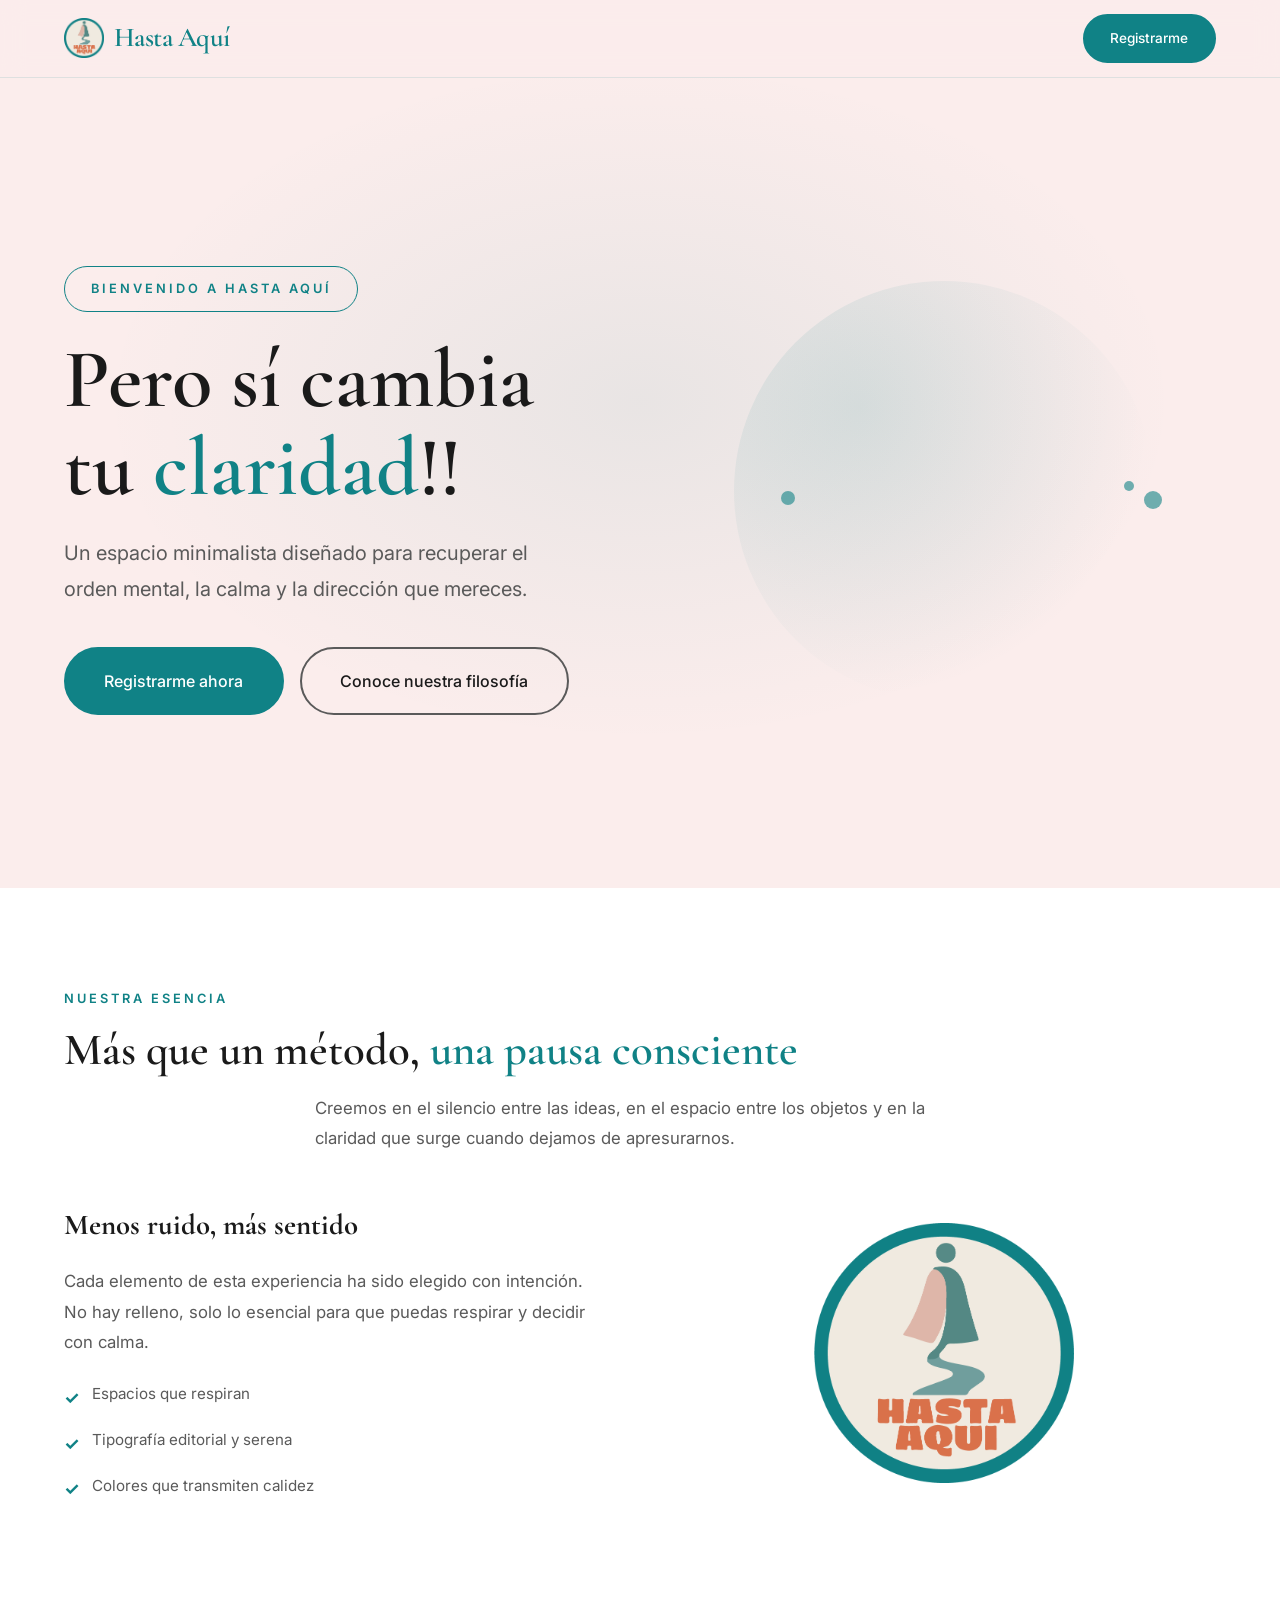
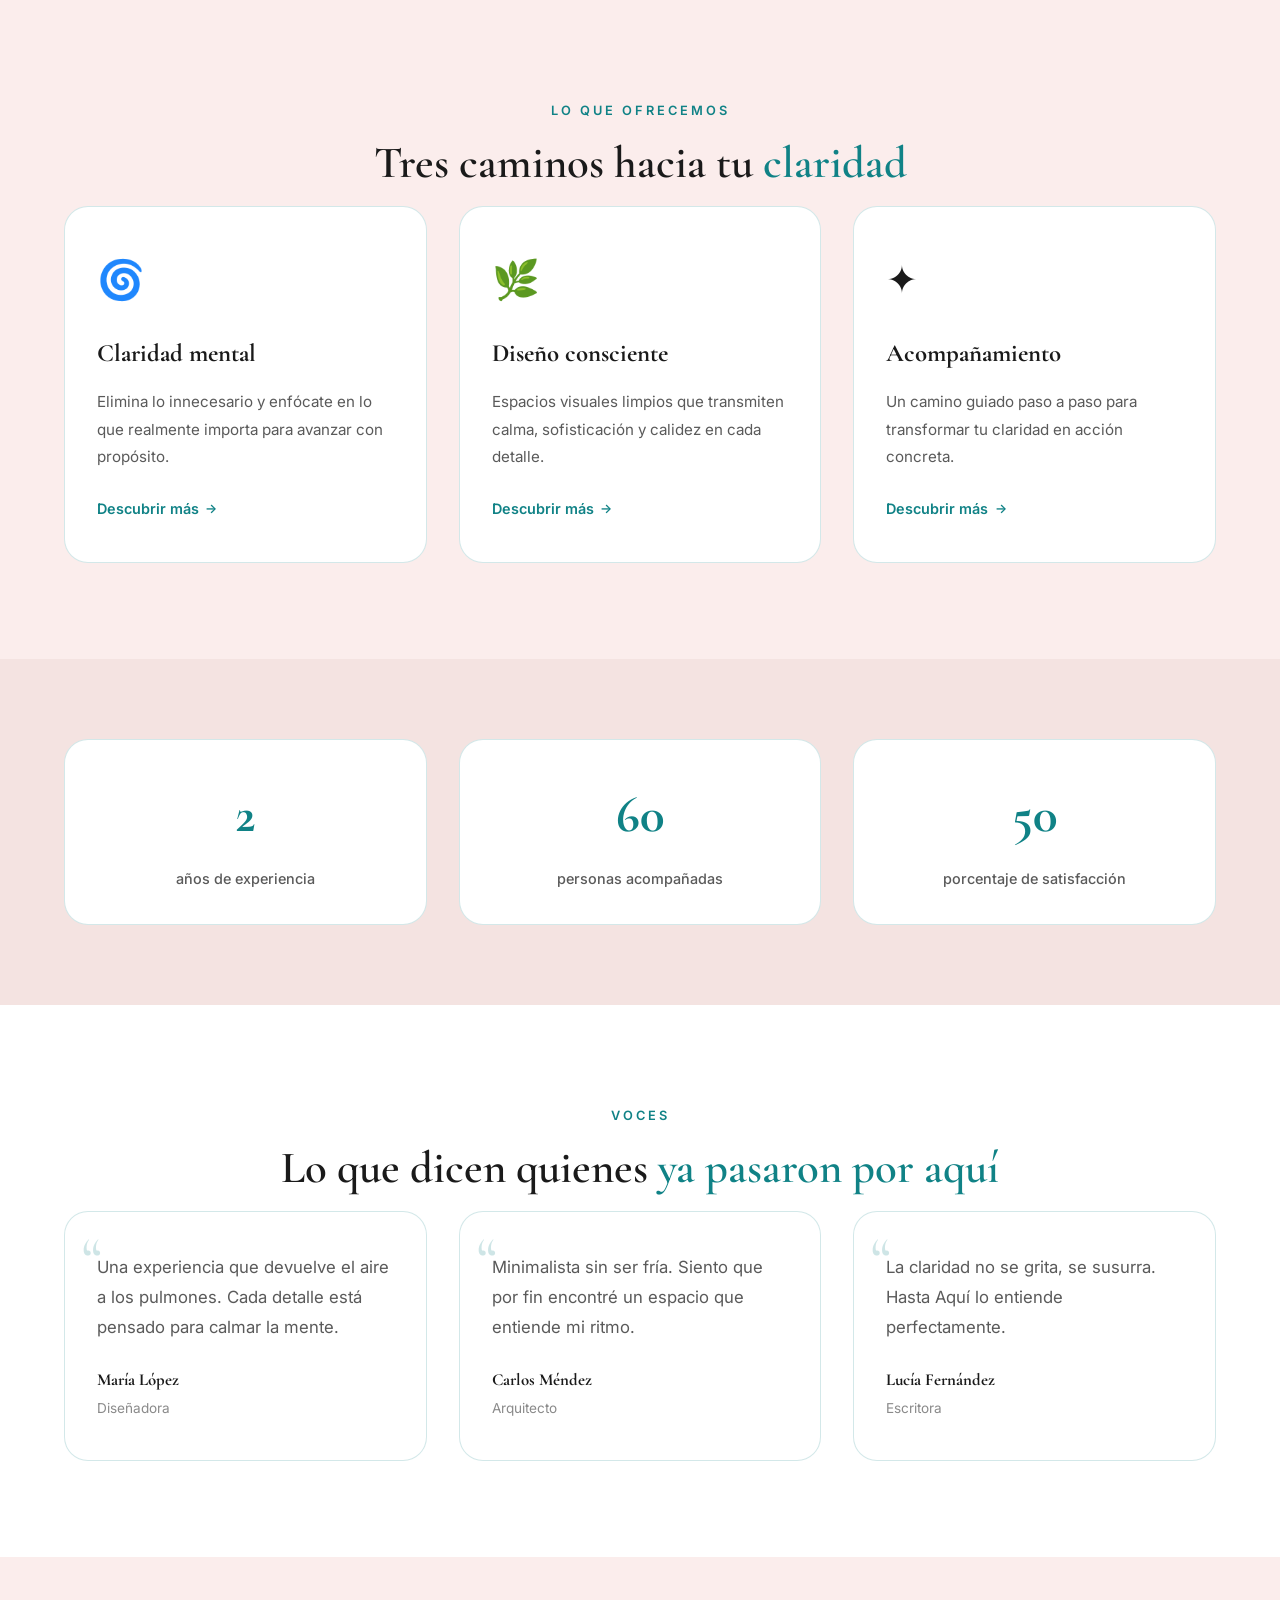
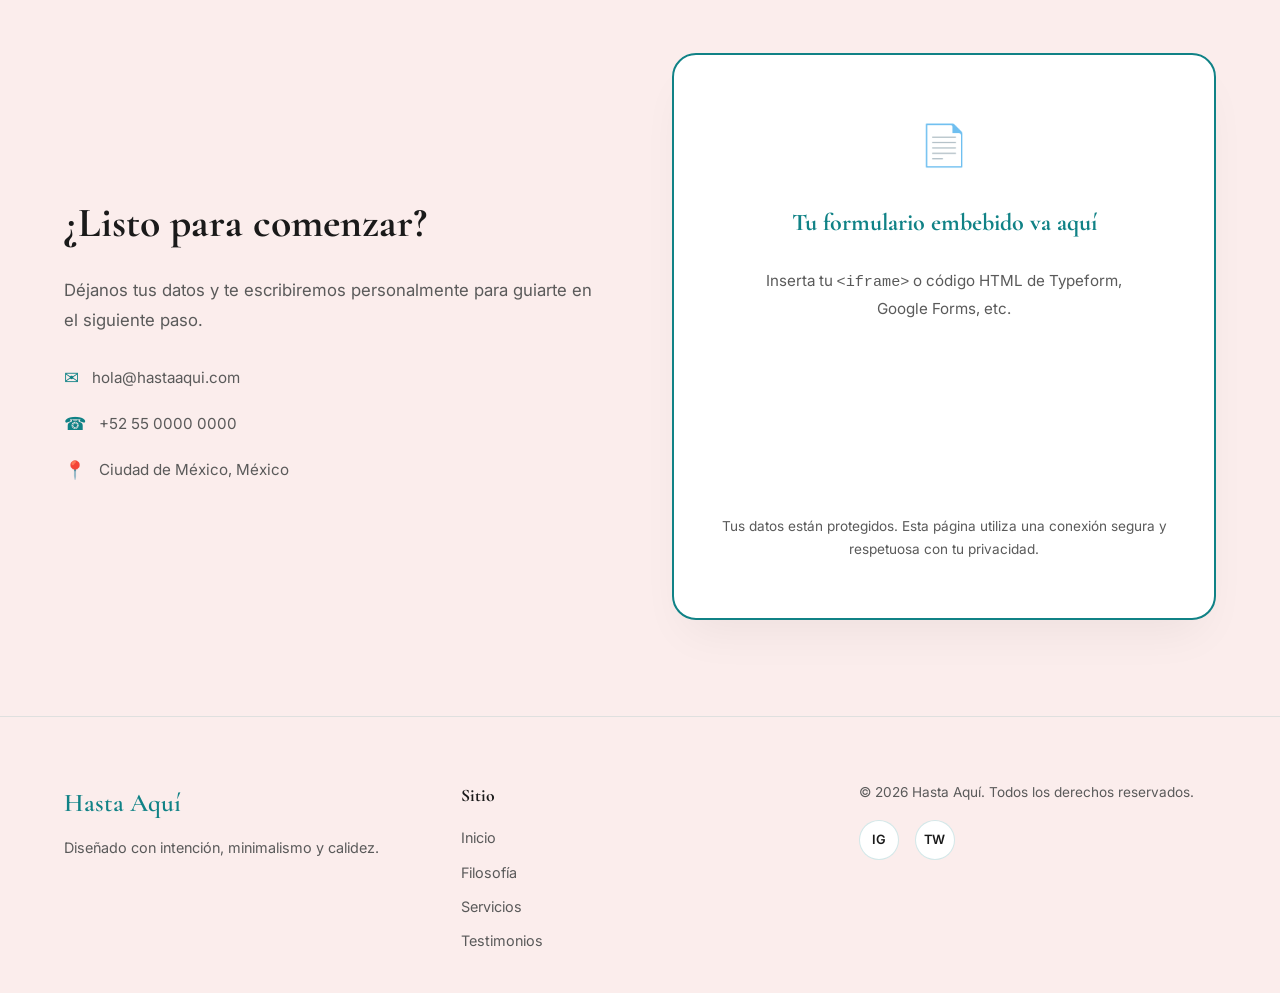
<file: index.html>
<!DOCTYPE html>
<html lang="es">
<head>
  <meta charset="UTF-8">
  <meta name="viewport" content="width=device-width, initial-scale=1.0">
  <title>Hasta Aquí | Claridad y Propósito</title>
  <meta name="description" content="Landing page minimalista y sofisticada para la marca Hasta Aquí.">
  <link rel="preconnect" href="https://fonts.googleapis.com">
  <link rel="preconnect" href="https://fonts.gstatic.com" crossorigin>
  <link href="https://fonts.googleapis.com/css2?family=Cormorant+Garamond:ital,wght@0,400;0,600;1,400&family=Inter:wght@300;400;500;600&display=swap" rel="stylesheet">
  <link rel="stylesheet" href="css/styles.css">
  <!-- Favicons y iconos de marca (ubicados en /src/assets/favicon/) -->
  <link rel="icon" type="image/x-icon" href="src/assets/favicon/favicon.ico">
  <link rel="icon" type="image/png" sizes="32x32" href="src/assets/favicon/favicon-32x32.png">
  <link rel="icon" type="image/png" sizes="16x16" href="src/assets/favicon/favicon-16x16.png">
  <link rel="apple-touch-icon" sizes="180x180" href="src/assets/favicon/apple-touch-icon.png">
  <link rel="manifest" href="src/assets/favicon/site.webmanifest">
  <link rel="mask-icon" href="src/assets/favicon/safari-pinned-tab.svg" color="#108286">
  <meta name="msapplication-TileColor" content="#108286">

</head>
<body>

  <!-- ====================== NAVEGACIÓN ====================== -->
  <header class="header" id="header">
    <div class="container nav-container">
      <a href="#" class="nav-logo"><img src="src/assets/img/hastaaqui.png" alt="Hasta Aquí" class="nav-logo-img">Hasta Aquí</a>

      <a href="#contacto" class="btn btn-primary nav-cta">Registrarme</a>

      <button class="nav-toggle" aria-label="Abrir menú" aria-expanded="false">
        <span></span><span></span><span></span>
      </button>
    </div>
  </header>

  <!-- ====================== HERO ====================== -->
  <section class="hero" id="inicio">
    <div class="container hero-container">
      <div class="hero-content reveal fade-up">
        <span class="hero-badge">Bienvenido a Hasta Aquí</span>
        <h1 class="hero-title">
          Pero sí cambia tu<span class="text-accent"> claridad</span>!!
        </h1>
        <p class="hero-subtitle">
          Un espacio minimalista diseñado para recuperar el orden mental, la calma y la dirección que mereces.
        </p>
        <div class="hero-actions">
          <a href="#contacto" class="btn btn-primary btn-large">Registrarme ahora</a>
          <a href="#filosofia" class="btn btn-outline btn-large">Conoce nuestra filosofía</a>
        </div>
      </div>

      <div class="hero-visual reveal fade-up delay-2">
        <div class="hero-circle"></div>
        <div class="hero-dot dot-1"></div>
        <div class="hero-dot dot-2"></div>
        <div class="hero-dot dot-3"></div>
      </div>
    </div>
  </section>

  <!-- ====================== FILOSOFÍA ====================== -->
  <section class="filosofia bg-white" id="filosofia">
    <div class="container">
      <div class="section-header reveal fade-up">
        <span class="section-kicker">Nuestra esencia</span>
        <h2 class="section-title">Más que un método,<span class="text-accent"> una pausa consciente</span></h2>
        <p class="section-desc">
          Creemos en el silencio entre las ideas, en el espacio entre los objetos y en la claridad que surge cuando dejamos de apresurarnos.
        </p>
      </div>

      <div class="filosofia-grid reveal fade-up delay-1">
        <div class="filosofia-text">
          <h3>Menos ruido, más sentido</h3>
          <p>
            Cada elemento de esta experiencia ha sido elegido con intención. No hay relleno, solo lo esencial para que puedas respirar y decidir con calma.
          </p>
          <ul class="feature-list">
            <li><span class="check">✓</span> Espacios que respiran</li>
            <li><span class="check">✓</span> Tipografía editorial y serena</li>
            <li><span class="check">✓</span> Colores que transmiten calidez</li>
          </ul>
        </div>

        <div class="filosofia-image">
          <div class="image-frame">
            <img src="src/assets/img/hastaaqui.png" alt="Hasta Aquí" class="filosofia-img">
          </div>
        </div>
      </div>
    </div>
  </section>

  <!-- ====================== SERVICIOS ====================== -->
  <section class="servicios" id="servicios">
    <div class="container">
      <div class="section-header reveal fade-up text-center">
        <span class="section-kicker">Lo que ofrecemos</span>
        <h2 class="section-title">Tres caminos hacia tu<span class="text-accent"> claridad</span></h2>
      </div>

      <div class="servicios-grid">
        <article class="servicio-card reveal fade-up delay-1">
          <div class="servicio-icon">🌀</div>
          <h3>Claridad mental</h3>
          <p>Elimina lo innecesario y enfócate en lo que realmente importa para avanzar con propósito.</p>
          <a href="#" class="servicio-link">Descubrir más <span class="arrow">→</span></a>
        </article>

        <article class="servicio-card reveal fade-up delay-2">
          <div class="servicio-icon">🌿</div>
          <h3>Diseño consciente</h3>
          <p>Espacios visuales limpios que transmiten calma, sofisticación y calidez en cada detalle.</p>
          <a href="#" class="servicio-link">Descubrir más <span class="arrow">→</span></a>
        </article>

        <article class="servicio-card reveal fade-up delay-3">
          <div class="servicio-icon">✦</div>
          <h3>Acompañamiento</h3>
          <p>Un camino guiado paso a paso para transformar tu claridad en acción concreta.</p>
          <a href="#" class="servicio-link">Descubrir más <span class="arrow">→</span></a>
        </article>
      </div>
    </div>
  </section>

  <!-- ====================== ESTADÍSTICAS ====================== -->
  <section class="stats bg-accent-light" id="stats">
    <div class="container stats-grid">
      <div class="stat-item reveal fade-up delay-1">
        <span class="stat-number" data-target="5">0</span>
        <span class="stat-label">años de experiencia</span>
      </div>
      <div class="stat-item reveal fade-up delay-2">
        <span class="stat-number" data-target="120">0</span>
        <span class="stat-label">personas acompañadas</span>
      </div>
      <div class="stat-item reveal fade-up delay-3">
        <span class="stat-number" data-target="100">0</span>
        <span class="stat-label">porcentaje de satisfacción</span>
      </div>
    </div>
  </section>

  <!-- ====================== TESTIMONIOS ====================== -->
  <section class="testimonios bg-white" id="testimonios">
    <div class="container">
      <div class="section-header reveal fade-up text-center">
        <span class="section-kicker">Voces</span>
        <h2 class="section-title">Lo que dicen quienes<span class="text-accent"> ya pasaron por aquí</span></h2>
      </div>

      <div class="testimonio-grid">
        <blockquote class="testimonio-card reveal fade-up delay-1">
          <span class="quote-mark">“</span>
          <p>
            Una experiencia que devuelve el aire a los pulmones. Cada detalle está pensado para calmar la mente.
          </p>
          <footer class="testimonio-author">
            <strong>María López</strong>
            <span>Diseñadora</span>
          </footer>
        </blockquote>

        <blockquote class="testimonio-card reveal fade-up delay-2">
          <span class="quote-mark">“</span>
          <p>
            Minimalista sin ser fría. Siento que por fin encontré un espacio que entiende mi ritmo.
          </p>
          <footer class="testimonio-author">
            <strong>Carlos Méndez</strong>
            <span>Arquitecto</span>
          </footer>
        </blockquote>

        <blockquote class="testimonio-card reveal fade-up delay-3">
          <span class="quote-mark">“</span>
          <p>
            La claridad no se grita, se susurra. Hasta Aquí lo entiende perfectamente.
          </p>
          <footer class="testimonio-author">
            <strong>Lucía Fernández</strong>
            <span>Escritora</span>
          </footer>
        </blockquote>
      </div>
    </div>
  </section>

  <!-- ====================== CONTACTO / FORMULARIO ====================== -->
  <section class="contacto" id="contacto">
    <div class="container contacto-wrapper">
      <div class="contacto-info reveal fade-up">
        <h2 class="contacto-title">¿Listo para comenzar?</h2>
        <p class="contacto-desc">
          Déjanos tus datos y te escribiremos personalmente para guiarte en el siguiente paso.
        </p>
        <ul class="contacto-details">
          <li><span class="icon">✉</span> hola@hastaaqui.com</li>
          <li><span class="icon">☎</span> +52 55 0000 0000</li>
          <li><span class="icon">📍</span> Ciudad de México, México</li>
        </ul>
      </div>

      <div class="contacto-form-wrap reveal fade-up delay-1">
        <div class="form-card">
          <div id="embedded-form-container">
            <div class="form-placeholder">
              <span class="form-icon">📄</span>
              <h3>Tu formulario embebido va aquí</h3>
              <p>Inserta tu <code>&lt;iframe&gt;</code> o código HTML de Typeform, Google Forms, etc.</p>
            </div>
          </div>
          <p class="form-note">
            Tus datos están protegidos. Esta página utiliza una conexión segura y respetuosa con tu privacidad.
          </p>
        </div>
      </div>
    </div>
  </section>

  <!-- ====================== FOOTER ====================== -->
  <footer class="footer">
    <div class="container footer-grid">
      <div class="footer-brand">
        <span class="footer-logo">Hasta Aquí</span>
        <p>Diseñado con intención, minimalismo y calidez.</p>
      </div>

      <div class="footer-links">
        <h4>Sitio</h4>
        <ul>
          <li><a href="#inicio">Inicio</a></li>
          <li><a href="#filosofia">Filosofía</a></li>
          <li><a href="#servicios">Servicios</a></li>
          <li><a href="#testimonios">Testimonios</a></li>
        </ul>
      </div>

      <div class="footer-legal">
        <p>&copy; 2026 Hasta Aquí. Todos los derechos reservados.</p>
        <div class="socials">
          <a href="#"><span>IG</span></a>
          <a href="#"><span>TW</span></a>
        </div>
      </div>
    </div>
  </footer>

  <script src="js/script.js"></script>
</body>
</html>
</file>
<file: css/styles.css>
/* ==========================================================================
   HASTA AQUÍ — HOJA DE ESTILOS PRINCIPAL
   ========================================================================== */

/* --- Variables de marca --- */
:root {
  --color-teal: #108286;
  --color-teal-dark: #0d6a6e;
  --color-mustard: #7a6200;
  --color-bg: #FBEDEC;
  --color-bg-white: #ffffff;
  --color-bg-alt: #f4e3e1;
  --color-text-dark: #1a1a1a;
  --color-text-muted: #5a5a5a;
  --color-text-light: #8a8a8a;
  --color-border: rgba(16, 130, 134, 0.18);
  --color-shadow: rgba(0, 0, 0, 0.06);
  --color-shadow-md: rgba(0, 0, 0, 0.10);

  --font-serif: 'Cormorant Garamond', serif;
  --font-sans: 'Inter', sans-serif;

  --transition: all 0.5s cubic-bezier(0.25, 0.8, 0.25, 1);
  --transition-fast: all 0.25s ease;
  --max-width: 1200px;
  --radius: 24px;
}

/* --- Reset y base --- */
*,
*::before,
*::after {
  box-sizing: border-box;
  margin: 0;
  padding: 0;
}

html {
  scroll-behavior: smooth;
  scroll-padding-top: 90px;
}

body {
  background-color: var(--color-bg);
  color: var(--color-text-dark);
  font-family: var(--font-sans);
  font-size: 1rem;
  line-height: 1.7;
  -webkit-font-smoothing: antialiased;
  -moz-osx-font-smoothing: grayscale;
  overflow-x: hidden;
}

a { text-decoration: none; color: inherit; transition: var(--transition-fast); }
ul { list-style: none; }
img { max-width: 100%; display: block; }

.container {
  max-width: var(--max-width);
  margin: 0 auto;
  padding: 0 1.5rem;
}

/* --- Utilidades de sección --- */
.bg-white { background-color: var(--color-bg-white); }
.bg-accent-light { background-color: var(--color-bg-alt); }
.text-center { text-align: center; }

.section-kicker {
  display: inline-block;
  font-size: 0.8rem;
  text-transform: uppercase;
  letter-spacing: 3px;
  color: var(--color-teal);
  font-weight: 600;
  margin-bottom: 1rem;
}

.section-title {
  font-family: var(--font-serif);
  font-size: clamp(1.8rem, 4vw, 2.8rem);
  font-weight: 600;
  line-height: 1.15;
  color: var(--color-text-dark);
  margin-bottom: 1rem;
}

.section-title .text-accent { color: var(--color-teal); }

.section-desc {
  color: var(--color-text-muted);
  font-size: 1.05rem;
  max-width: 650px;
  margin: 0 auto 3rem;
  line-height: 1.8;
}

/* --- Animaciones al scroll --- */
.reveal {
  opacity: 0;
  transform: translateY(40px);
  transition: all 0.9s ease-out;
}

.reveal.active { opacity: 1; transform: translateY(0); }

.fade-up { transform: translateY(40px); }
.fade-down { transform: translateY(-40px); }
.fade-left { transform: translateX(-40px); }
.fade-right { transform: translateX(40px); }

.delay-1 { transition-delay: 0.15s; }
.delay-2 { transition-delay: 0.3s; }
.delay-3 { transition-delay: 0.45s; }

/* --- Botones --- */
.btn {
  display: inline-block;
  font-family: var(--font-sans);
  font-weight: 500;
  font-size: 0.95rem;
  border: none;
  border-radius: 50px;
  cursor: pointer;
  transition: var(--transition);
}

.btn-primary {
  background: var(--color-teal);
  color: #ffffff;
  border: 2px solid var(--color-teal);
}

.btn-primary:hover {
  background: transparent;
  color: var(--color-teal);
  transform: translateY(-3px);
  box-shadow: 0 0 0 4px rgba(16, 130, 134, 0.18);
}

.btn-primary:active { transform: scale(0.96); }

.btn-outline {
  background: transparent;
  color: var(--color-text-dark);
  border: 2px solid var(--color-text-muted);
}

.btn-outline:hover {
  border-color: var(--color-teal);
  color: var(--color-teal);
  transform: translateY(-3px);
}

.btn-large { padding: 1.15rem 2.4rem; font-size: 1rem; }

/* ==========================================================================
   NAVEGACIÓN
   ========================================================================== */
.header {
  position: sticky;
  top: 0;
  z-index: 100;
  background: rgba(251, 237, 236, 0.95);
  backdrop-filter: blur(12px);
  border-bottom: 1px solid rgba(16, 130, 134, 0.12);
  transition: var(--transition-fast);
}

.header.scrolled { box-shadow: 0 4px 20px -6px var(--color-shadow); }

.nav-container {
  display: flex;
  justify-content: space-between;
  align-items: center;
  padding: 0.85rem 1.5rem;
}

.nav-logo {
  font-family: var(--font-serif);
  font-size: 1.7rem;
  font-weight: 600;
  color: var(--color-teal);
  letter-spacing: -0.5px;
  z-index: 101;
  display: flex;
  align-items: center;
  gap: 0.6rem;
}

.nav-logo-img {
  width: 40px;
  height: 40px;
  border-radius: 8px;
  object-fit: cover;
  flex-shrink: 0;
}

.nav-menu { display: none; }

.nav-list {
  display: flex;
  gap: 2.4rem;
  align-items: center;
  font-size: 0.9rem;
  font-weight: 500;
}

.nav-list a {
  color: var(--color-text-muted);
  position: relative;
}

.nav-list a::after {
  content: '';
  position: absolute;
  bottom: -6px;
  left: 0;
  width: 0;
  height: 2px;
  background: var(--color-teal);
  transition: var(--transition-fast);
}

.nav-list a:hover { color: var(--color-teal); }
.nav-list a:hover::after { width: 100%; }

.nav-cta {
  padding: 0.7rem 1.6rem;
  font-size: 0.85rem;
  border: 2px solid var(--color-teal);
  color: #fff;
  background: var(--color-teal);
  margin-left: 0.5rem;
}

.nav-cta:hover { background: transparent; color: var(--color-teal); transform: translateY(-2px); }

.nav-toggle {
  display: flex;
  flex-direction: column;
  gap: 5px;
  background: none;
  border: none;
  cursor: pointer;
  padding: 0.4rem;
  z-index: 101;
}

.nav-toggle span {
  width: 24px;
  height: 2px;
  background: var(--color-text-dark);
  border-radius: 2px;
  transition: var(--transition-fast);
}
/* ==========================================================================
   HERO
   ========================================================================== */
.hero {
  min-height: 90vh;
  display: flex;
  align-items: center;
  justify-content: center;
  text-align: center;
  padding: 6rem 1.5rem 5rem;
  position: relative;
  overflow: hidden;
}

.hero::before {
  content: '';
  position: absolute;
  inset: 0;
  background: radial-gradient(60% 60% at 50% 40%, rgba(16, 130, 134, 0.08), transparent 70%);
  pointer-events: none;
  z-index: 0;
}

.hero-container {
  display: grid;
  grid-template-columns: 1fr 1fr;
  gap: 4rem;
  align-items: center;
  position: relative;
  z-index: 2;
}

.hero-content { text-align: left; }

.hero-badge {
  display: inline-block;
  font-size: 0.8rem;
  text-transform: uppercase;
  letter-spacing: 3px;
  color: var(--color-teal);
  font-weight: 600;
  margin-bottom: 1.5rem;
  padding: 0.7rem 1.6rem;
  border: 1px solid var(--color-teal);
  border-radius: 50px;
}

.hero-title {
  font-family: var(--font-serif);
  font-size: clamp(2.6rem, 8vw, 5.2rem);
  font-weight: 600;
  line-height: 1.05;
  color: var(--color-text-dark);
  margin-bottom: 1.5rem;
}

.hero-title .text-accent {
  color: var(--color-teal);
  position: relative;
}

.hero-subtitle {
  font-size: clamp(1rem, 2vw, 1.25rem);
  color: var(--color-text-muted);
  max-width: 520px;
  margin-bottom: 2.5rem;
  line-height: 1.8;
}

.hero-actions {
  display: flex;
  gap: 1rem;
  flex-wrap: wrap;
}

.hero-visual {
  position: relative;
  display: flex;
  justify-content: center;
  align-items: center;
}

.hero-circle {
  width: 420px;
  height: 420px;
  background: radial-gradient(circle at 30% 30%, rgba(16, 130, 134, 0.12), transparent 70%);
  border-radius: 50%;
  position: absolute;
  animation: float 8s ease-in-out infinite;
}

.hero-dot {
  position: absolute;
  background: var(--color-teal);
  border-radius: 50%;
  opacity: 0.6;
}

.dot-1 { width: 14px; height: 14px; top: 20%; left: 20%; animation: pulse 4s infinite; }
.dot-2 { width: 10px; height: 10px; bottom: 25%; right: 15%; animation: pulse 5s infinite 1s; }
.dot-3 { width: 18px; height: 18px; top: 55%; right: 10%; animation: pulse 6s infinite 2s; }

/* ==========================================================================
   FILOSOFÍA
   ========================================================================== */
.filosofia { padding: 6rem 1.5rem; }

.filosofia-grid {
  display: grid;
  grid-template-columns: 1fr 1fr;
  gap: 4rem;
  align-items: center;
}

.filosofia-text h3 {
  font-family: var(--font-serif);
  font-size: 1.8rem;
  margin-bottom: 1rem;
  color: var(--color-text-dark);
}

.filosofia-text p {
  color: var(--color-text-muted);
  font-size: 1.05rem;
  margin-bottom: 1.5rem;
  line-height: 1.8;
}

.feature-list {
  display: flex;
  flex-direction: column;
  gap: 0.9rem;
}

.feature-list li {
  display: flex;
  align-items: flex-start;
  gap: 0.8rem;
  color: var(--color-text-muted);
  font-size: 0.95rem;
}

.feature-list .check {
  color: var(--color-teal);
  font-weight: 700;
  font-size: 1.1rem;
  flex-shrink: 0;
  margin-top: 0.1rem;
}

.image-frame {
  position: relative;
  border-radius: var(--radius);
  overflow: hidden;
}

.filosofia-img {
  width: 100%;
  max-width: 260px;
  height: auto;
  display: block;
  margin: 0 auto;
  object-fit: cover;
  animation: float 10s ease-in-out infinite;
}

/* ==========================================================================
   SERVICIOS
   ========================================================================== */
.servicios { padding: 6rem 1.5rem; }

.servicios-grid {
  display: grid;
  grid-template-columns: repeat(auto-fit, minmax(280px, 1fr));
  gap: 2rem;
}

.servicio-card {
  background: var(--color-bg-white);
  padding: 2.5rem 2rem;
  border: 1px solid var(--color-border);
  border-radius: var(--radius);
  transition: var(--transition);
  position: relative;
  overflow: hidden;
}

.servicio-card::before {
  content: '';
  position: absolute;
  top: 0;
  left: 0;
  width: 100%;
  height: 4px;
  background: linear-gradient(90deg, var(--color-teal), var(--color-mustard));
  transform: scaleX(0);
  transform-origin: left;
  transition: var(--transition);
}

.servicio-card:hover {
  transform: translateY(-8px);
  border-color: rgba(16, 130, 134, 0.35);
  box-shadow: 0 24px 48px -12px var(--color-shadow-md);
}

.servicio-card:hover::before { transform: scaleX(1); }

.servicio-icon {
  font-size: 2.4rem;
  margin-bottom: 1.25rem;
  display: inline-block;
}

.servicio-card h3 {
  font-family: var(--font-serif);
  font-size: 1.55rem;
  margin-bottom: 0.9rem;
  color: var(--color-text-dark);
}

.servicio-card p {
  color: var(--color-text-muted);
  font-size: 0.95rem;
  margin-bottom: 1.5rem;
  line-height: 1.8;
}

.servicio-link {
  display: inline-flex;
  align-items: center;
  gap: 0.4rem;
  color: var(--color-teal);
  font-weight: 600;
  font-size: 0.9rem;
}

.servicio-link .arrow {
  font-size: 0.8rem;
  transition: var(--transition-fast);
}

.servicio-link:hover .arrow { transform: translateX(4px); }

/* ==========================================================================
   ESTADÍSTICAS
   ========================================================================== */
.stats {
  padding: 5rem 1.5rem;
}

.stats-grid {
  display: grid;
  grid-template-columns: repeat(auto-fit, minmax(200px, 1fr));
  gap: 2rem;
}

.stat-item {
  text-align: center;
  padding: 2rem 1.5rem;
  background: var(--color-bg-white);
  border: 1px solid var(--color-border);
  border-radius: var(--radius);
  transition: var(--transition);
}

.stat-item:hover {
  transform: translateY(-4px);
  border-color: rgba(16, 130, 134, 0.25);
}

.stat-number {
  font-family: var(--font-serif);
  font-size: clamp(2rem, 5vw, 3.2rem);
  font-weight: 700;
  color: var(--color-teal);
  display: block;
  margin-bottom: 0.4rem;
}

.stat-label {
  color: var(--color-text-muted);
  font-size: 0.9rem;
  font-weight: 500;
}
/* ==========================================================================
   TESTIMONIOS
   ========================================================================== */
.testimonios { padding: 6rem 1.5rem; }

.testimonio-grid {
  display: grid;
  grid-template-columns: repeat(auto-fit, minmax(300px, 1fr));
  gap: 2rem;
}

.testimonio-card {
  background: var(--color-bg-white);
  border: 1px solid var(--color-border);
  border-radius: var(--radius);
  padding: 2.5rem 2rem;
  position: relative;
  transition: var(--transition);
}

.testimonio-card:hover {
  transform: translateY(-5px);
  border-color: rgba(16, 130, 134, 0.3);
  box-shadow: 0 20px 40px -10px var(--color-shadow);
}

.quote-mark {
  font-family: var(--font-serif);
  font-size: 4rem;
  color: var(--color-teal);
  opacity: 0.2;
  position: absolute;
  top: 1rem;
  left: 1rem;
  line-height: 1;
}

.testimonio-card p {
  font-size: 1.05rem;
  color: var(--color-text-muted);
  margin-bottom: 1.5rem;
  line-height: 1.8;
  position: relative;
  z-index: 1;
}

.testimonio-author {
  display: flex;
  flex-direction: column;
  gap: 0.15rem;
}

.testimonio-author strong {
  font-family: var(--font-serif);
  color: var(--color-text-dark);
  font-size: 1.05rem;
}

.testimonio-author span {
  font-size: 0.85rem;
  color: var(--color-text-light);
}

/* ==========================================================================
   CONTACTO / FORMULARIO
   ========================================================================== */
.contacto { padding: 6rem 1.5rem; }

.contacto-wrapper {
  display: grid;
  grid-template-columns: 1fr 1fr;
  gap: 4rem;
  align-items: center;
}

.contacto-info h2 {
  font-family: var(--font-serif);
  font-size: clamp(1.8rem, 4vw, 2.6rem);
  margin-bottom: 1rem;
  color: var(--color-text-dark);
}

.contacto-desc {
  color: var(--color-text-muted);
  font-size: 1.05rem;
  margin-bottom: 1.75rem;
  line-height: 1.8;
}

.contacto-details {
  display: flex;
  flex-direction: column;
  gap: 1rem;
}

.contacto-details li {
  display: flex;
  align-items: center;
  gap: 0.8rem;
  color: var(--color-text-muted);
  font-size: 0.95rem;
}

.contacto-details .icon {
  color: var(--color-teal);
  font-size: 1.1rem;
  flex-shrink: 0;
}

.form-card {
  background: var(--color-bg-white);
  border: 2px solid var(--color-teal);
  border-radius: var(--radius);
  padding: 3.5rem 2.5rem;
  box-shadow: 0 24px 48px -14px var(--color-shadow);
  position: relative;
  overflow: hidden;
}

#embedded-form-container {
  min-height: 380px;
  position: relative;
}

.form-placeholder {
  display: flex;
  flex-direction: column;
  align-items: center;
  justify-content: center;
  height: 100%;
  text-align: center;
  color: var(--color-text-muted);
  gap: 1rem;
}

.form-icon {
  font-size: 2.5rem;
  margin-bottom: 0.5rem;
}

.form-placeholder h3 {
  font-family: var(--font-serif);
  font-size: 1.5rem;
  color: var(--color-teal);
  margin-bottom: 0.5rem;
}

.form-placeholder p {
  font-size: 0.95rem;
  max-width: 380px;
}

.form-note {
  margin-top: 1.5rem;
  font-size: 0.85rem;
  color: var(--color-text-muted);
  text-align: center;
}

/* ==========================================================================
   FOOTER
   ========================================================================== */
.footer {
  padding: 4rem 1.5rem 2.5rem;
  border-top: 1px solid rgba(16, 130, 134, 0.12);
  color: var(--color-text-muted);
  font-size: 0.85rem;
}

.footer-grid {
  display: grid;
  grid-template-columns: repeat(auto-fit, minmax(200px, 1fr));
  gap: 2.5rem;
  align-items: start;
}

.footer-brand .footer-logo {
  font-family: var(--font-serif);
  font-size: 1.6rem;
  font-weight: 600;
  color: var(--color-teal);
  display: block;
  margin-bottom: 0.75rem;
}

.footer-brand p {
  color: var(--color-text-muted);
  font-size: 0.9rem;
  line-height: 1.7;
}

.footer-links h4 {
  font-family: var(--font-serif);
  font-size: 1.1rem;
  color: var(--color-text-dark);
  margin-bottom: 1rem;
}

.footer-links ul {
  display: flex;
  flex-direction: column;
  gap: 0.6rem;
}

.footer-links a {
  color: var(--color-text-muted);
  font-size: 0.9rem;
  transition: var(--transition-fast);
}

.footer-links a:hover { color: var(--color-teal); padding-left: 4px; }

.footer-legal p {
  margin-bottom: 1rem;
  color: var(--color-text-muted);
}

.socials {
  display: flex;
  gap: 1rem;
}

.socials a {
  display: flex;
  align-items: center;
  justify-content: center;
  width: 40px;
  height: 40px;
  background: var(--color-bg-white);
  border: 1px solid var(--color-border);
  border-radius: 50%;
  color: var(--color-text-dark);
  font-size: 0.8rem;
  font-weight: 600;
  transition: var(--transition);
}

.socials a:hover {
  background: var(--color-teal);
  color: #fff;
  transform: translateY(-3px);
  border-color: var(--color-teal);
}

/* ==========================================================================
   KEYFRAMES
   ========================================================================== */
@keyframes float {
  0%, 100% { transform: translateY(0); }
  50% { transform: translateY(-18px); }
}

@keyframes pulse {
  0%, 100% { opacity: 0.6; transform: scale(1); }
  50% { opacity: 0.3; transform: scale(1.2); }
}

/* ==========================================================================
   RESPONSIVIDAD
   ========================================================================== */
@media (min-width: 768px) {
  .nav-menu { display: block; }
  .nav-toggle { display: none; }
  .hero-container { grid-template-columns: 1fr 1fr; }
  .hero-content { text-align: left; }
  .hero-actions { justify-content: flex-start; }
}

@media (max-width: 768px) {
  .nav-toggle { display: flex; }
  .nav-menu {
    position: absolute;
    top: 100%;
    left: 0;
    right: 0;
    background: rgba(251, 237, 236, 0.98);
    flex-direction: column;
    padding: 1.5rem;
    gap: 1rem;
    border-bottom: 1px solid rgba(16, 130, 134, 0.1);
    box-shadow: 0 10px 20px -5px rgba(0, 0, 0, 0.04);
    display: none;
  }
  .nav-menu.active { display: flex; }
  .nav-list {
    flex-direction: column;
    gap: 1rem;
    align-items: flex-start;
  }
  .nav-cta { margin-left: 0; width: fit-content; }

  .hero {
    min-height: 80vh;
    text-align: center;
  }
  .hero-container {
    grid-template-columns: 1fr;
    gap: 2.5rem;
  }
  .hero-content { text-align: center; }
  .hero-actions { justify-content: center; }
  .hero-circle { width: 280px; height: 280px; }

  .filosofia-grid,
  .contacto-wrapper {
    grid-template-columns: 1fr;
    gap: 3rem;
  }

  .image-frame { max-width: 300px; margin: 0 auto; }
}

@media (max-width: 480px) {
  .hero-title { font-size: clamp(2rem, 9vw, 3.6rem); }
  .btn-large { width: 100%; text-align: center; padding: 1rem 1.5rem; }
  .hero-actions { flex-direction: column; align-items: center; }
  .stat-number { font-size: 2rem; }
}
</file>
